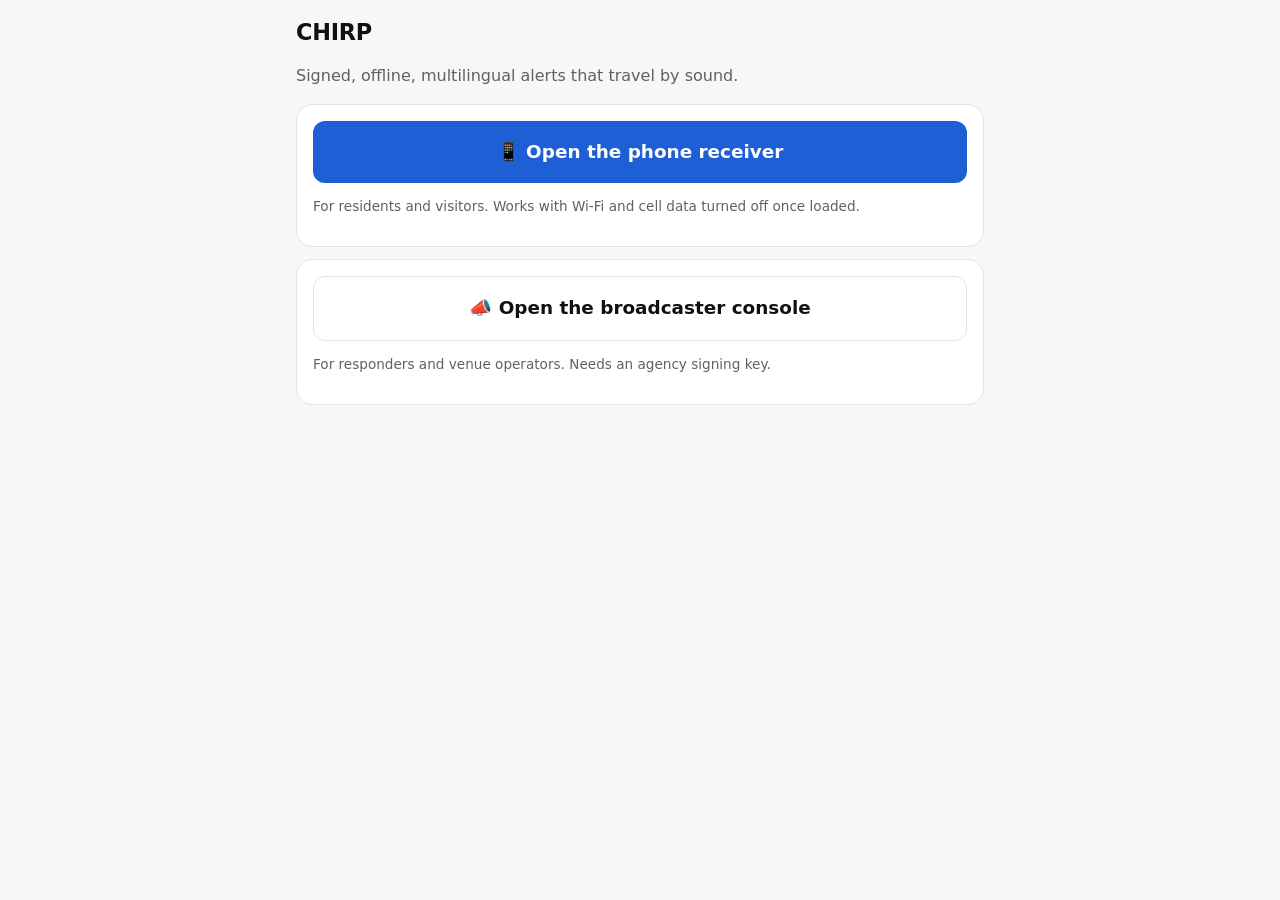
<file: index.html>
<!doctype html>
<html lang="en">
<head>
  <meta charset="utf-8">
  <meta name="viewport" content="width=device-width, initial-scale=1">
  <title>CHIRP</title>
  <link rel="manifest" href="manifest.webmanifest">
  <link rel="icon" href="icon.svg">
  <link rel="stylesheet" href="shared/style.css">
</head>
<body>
  <main>
    <h1>CHIRP</h1>
    <p class="muted">Signed, offline, multilingual alerts that travel by sound.</p>
    <div class="card">
      <a href="receiver/"><button class="big">📱 Open the phone receiver</button></a>
      <p class="muted small">For residents and visitors. Works with Wi-Fi and cell data turned off once loaded.</p>
    </div>
    <div class="card">
      <a href="console/"><button class="big secondary">📣 Open the broadcaster console</button></a>
      <p class="muted small">For responders and venue operators. Needs an agency signing key.</p>
    </div>
  </main>
</body>
</html>
</file>
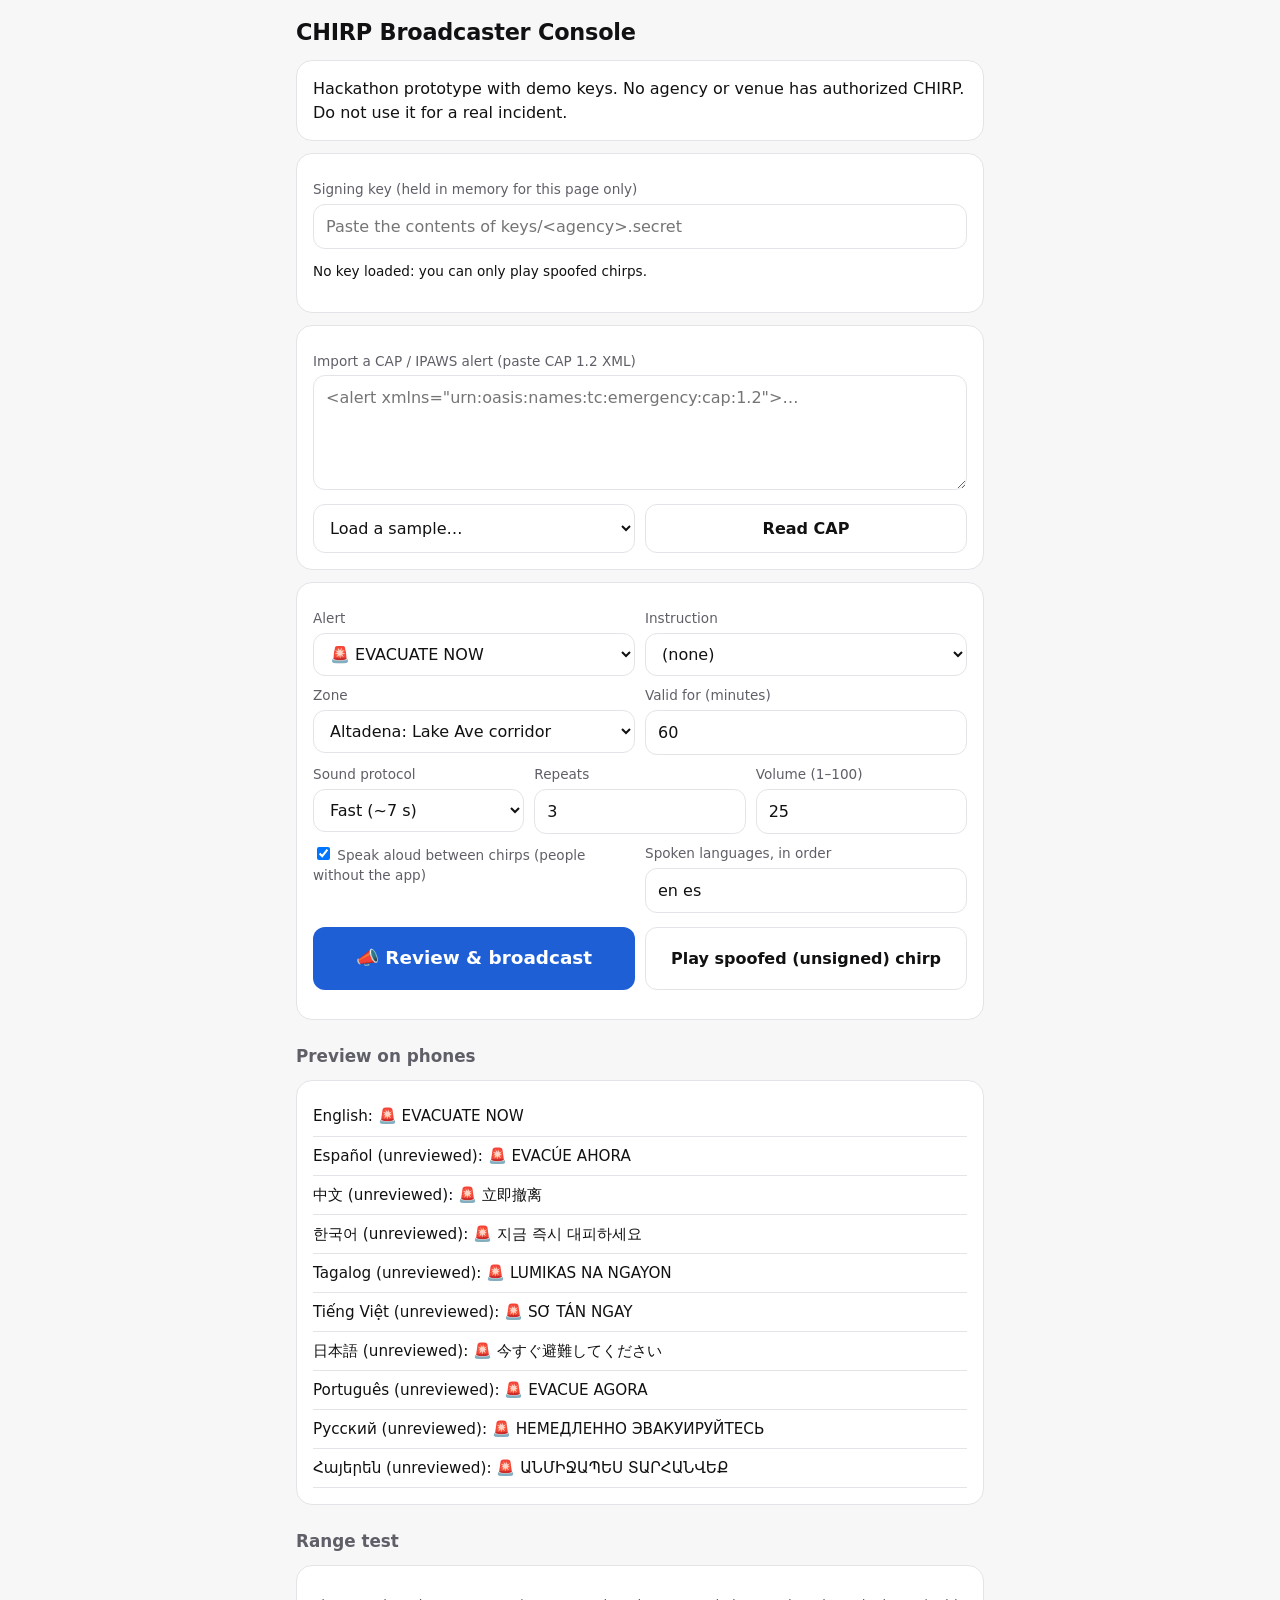
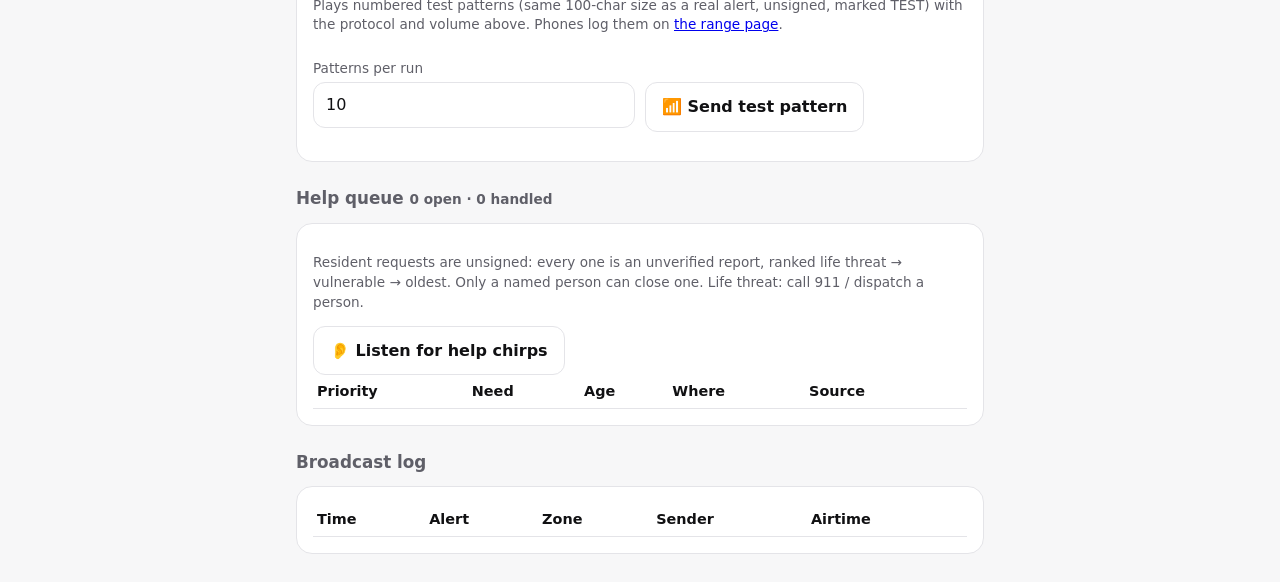
<file: console/index.html>
<!doctype html>
<html lang="en">
<head>
  <meta charset="utf-8">
  <meta name="viewport" content="width=device-width, initial-scale=1">
  <title>CHIRP Console</title>
  <link rel="icon" href="../icon.svg">
  <link rel="stylesheet" href="../shared/style.css">
  <style>
    /* Console on a phone: stacked fields, big targets, and a full-screen review
       before every broadcast, so checking is never harder than sending. */
    .scroll-x { overflow-x: auto; }
    #review { border: 0; padding: 0; width: min(720px, 100%); max-height: 100%; background: var(--bg); color: var(--text); border-radius: var(--radius); }
    #review::backdrop { background: rgb(0 0 0 / 0.6); }
    .review { padding: 16px; display: flex; flex-direction: column; min-height: 100%; }
    .review h2 { margin: 4px 0 4px; color: var(--text); font-size: 1.3rem; }
    .review-time { font-weight: 700; margin: 8px 0; }
    .review-warn { color: var(--severe); font-weight: 700; }
    .review-actions { position: sticky; bottom: 0; display: flex; gap: 10px; margin-top: auto; padding: 12px 0 calc(12px + env(safe-area-inset-bottom)); background: var(--bg); }
    .review-actions button { flex: 1; min-height: 56px; }
    .review-actions #review-approve { flex: 2; }
    @media (max-width: 600px) {
      main { padding: 12px 16px; }
      h1 { font-size: 1.2rem; }
      .row > * { flex-basis: 100%; }
      button { min-height: 48px; }
      #review { width: 100vw; max-width: 100vw; height: 100dvh; max-height: 100dvh; margin: 0; border-radius: 0; }
    }
  </style>
</head>
<body>
  <main>
    <h1>CHIRP Broadcaster Console</h1>
    <p class="card">Hackathon prototype with demo keys. No agency or venue has authorized CHIRP. Do not use it for a real incident.</p>
    <p class="card hidden" id="strict-banner">STRICT TEST MODE · Only the hypothetical Coliseum Gate C TEST scenario can be broadcast. Remove <code>?strict=1</code> for the full console.</p>

    <div class="card">
      <label for="secret">Signing key (held in memory for this page only)</label>
      <input id="secret" type="password" placeholder="Paste the contents of keys/&lt;agency&gt;.secret" autocomplete="off" autocapitalize="off" spellcheck="false">
      <p class="small" id="key-status"></p>
    </div>

    <div class="card">
      <label for="cap">Import a CAP / IPAWS alert (paste CAP 1.2 XML)</label>
      <textarea id="cap" rows="4" placeholder="&lt;alert xmlns=&quot;urn:oasis:names:tc:emergency:cap:1.2&quot;&gt;…"></textarea>
      <div class="row" style="margin-top:8px">
        <select id="cap-sample" aria-label="Load a sample CAP file">
          <option value="">Load a sample…</option>
          <option>1-evacuation-altadena</option>
          <option>2-smoke-multi-area</option>
          <option>3-unknown-event-tsunami</option>
        </select>
        <button class="secondary" id="cap-read">Read CAP</button>
        <button id="cap-send" class="hidden">📣 Review &amp; broadcast all</button>
      </div>
      <div id="cap-out" class="small"></div>
    </div>

    <div class="card">
      <div class="row">
        <div><label for="type">Alert</label><select id="type"></select></div>
        <div><label for="detail">Instruction</label><select id="detail"></select></div>
      </div>
      <div class="row">
        <div><label for="zone">Zone</label><select id="zone"></select></div>
        <div><label for="valid">Valid for (minutes)</label><input id="valid" type="number" min="1" value="60"></div>
      </div>
      <div class="row">
        <div>
          <label for="protocol">Sound protocol</label>
          <select id="protocol">
            <option value="fastest">Fastest (~4 s, short range)</option>
            <option value="fast" selected>Fast (~7 s)</option>
            <option value="normal">Normal (~10 s, most robust)</option>
          </select>
        </div>
        <div><label for="repeats">Repeats</label><input id="repeats" type="number" min="1" max="10" value="3"></div>
        <div><label for="volume">Volume (1–100)</label><input id="volume" type="number" min="1" max="100" value="25"></div>
      </div>
      <div class="row">
        <div><label><input type="checkbox" id="speak" checked style="width:auto"> Speak aloud between chirps (people without the app)</label></div>
        <div><label for="speak-langs">Spoken languages, in order</label><input id="speak-langs" value="en es"></div>
      </div>
      <div class="row" style="margin-top:14px">
        <button id="send" class="big">📣 Review &amp; broadcast</button>
        <button class="secondary" id="spoof">Play spoofed (unsigned) chirp</button>
      </div>
      <p class="small" id="status"></p>
    </div>

    <h2>Preview on phones</h2>
    <div class="card" id="preview"></div>

    <h2>Range test</h2>
    <div class="card">
      <p class="small muted">Plays numbered test patterns (same 100-char size as a real alert, unsigned, marked TEST) with the protocol and volume above. Phones log them on <a href="../range/">the range page</a>.</p>
      <div class="row">
        <div><label for="pattern-n">Patterns per run</label><input id="pattern-n" type="number" min="1" max="50" value="10"></div>
        <div><label>&nbsp;</label><button class="secondary" id="pattern-send">📶 Send test pattern</button></div>
      </div>
      <p class="small" id="pattern-status"></p>
    </div>

    <h2>Help queue <span class="small muted" id="help-count"></span></h2>
    <div class="card">
      <p class="small muted">Resident requests are unsigned: every one is an unverified report, ranked life threat → vulnerable → oldest. Only a named person can close one. Life threat: call 911 / dispatch a person.</p>
      <button class="secondary" id="help-listen">👂 Listen for help chirps</button>
      <div class="scroll-x"><table>
        <thead><tr><th>Priority</th><th>Need</th><th>Age</th><th>Where</th><th>Source</th><th></th></tr></thead>
        <tbody id="help-list"></tbody>
      </table></div>
    </div>

    <h2>Broadcast log</h2>
    <div class="card">
      <div class="scroll-x"><table>
        <thead><tr><th>Time</th><th>Alert</th><th>Zone</th><th>Sender</th><th>Airtime</th></tr></thead>
        <tbody id="log"></tbody>
      </table></div>
    </div>
  </main>

  <dialog id="review" aria-labelledby="review-title">
    <form method="dialog" class="review">
      <p class="small muted" id="review-step"></p>
      <h2 id="review-title">Review before broadcast</h2>
      <div id="review-alert"></div>
      <p class="small" id="review-meta"></p>
      <p class="review-time" id="review-time"></p>
      <div id="review-wide" class="hidden">
        <label for="review-confirm">WIDE-AREA ALERT. Type SEND to confirm</label>
        <input id="review-confirm" autocomplete="off" autocapitalize="characters" spellcheck="false">
      </div>
      <h3 class="small muted">What each phone will show</h3>
      <div id="review-langs"></div>
      <div class="review-actions">
        <button value="cancel" class="secondary big" id="review-cancel">Cancel</button>
        <button value="approve" class="big" id="review-approve">✅ Approve &amp; broadcast</button>
      </div>
    </form>
  </dialog>

  <script src="../vendor/ggwave.js"></script>
  <script src="../vendor/nacl-fast.min.js"></script>
  <script type="module" src="app.js"></script>
</body>
</html>
</file>
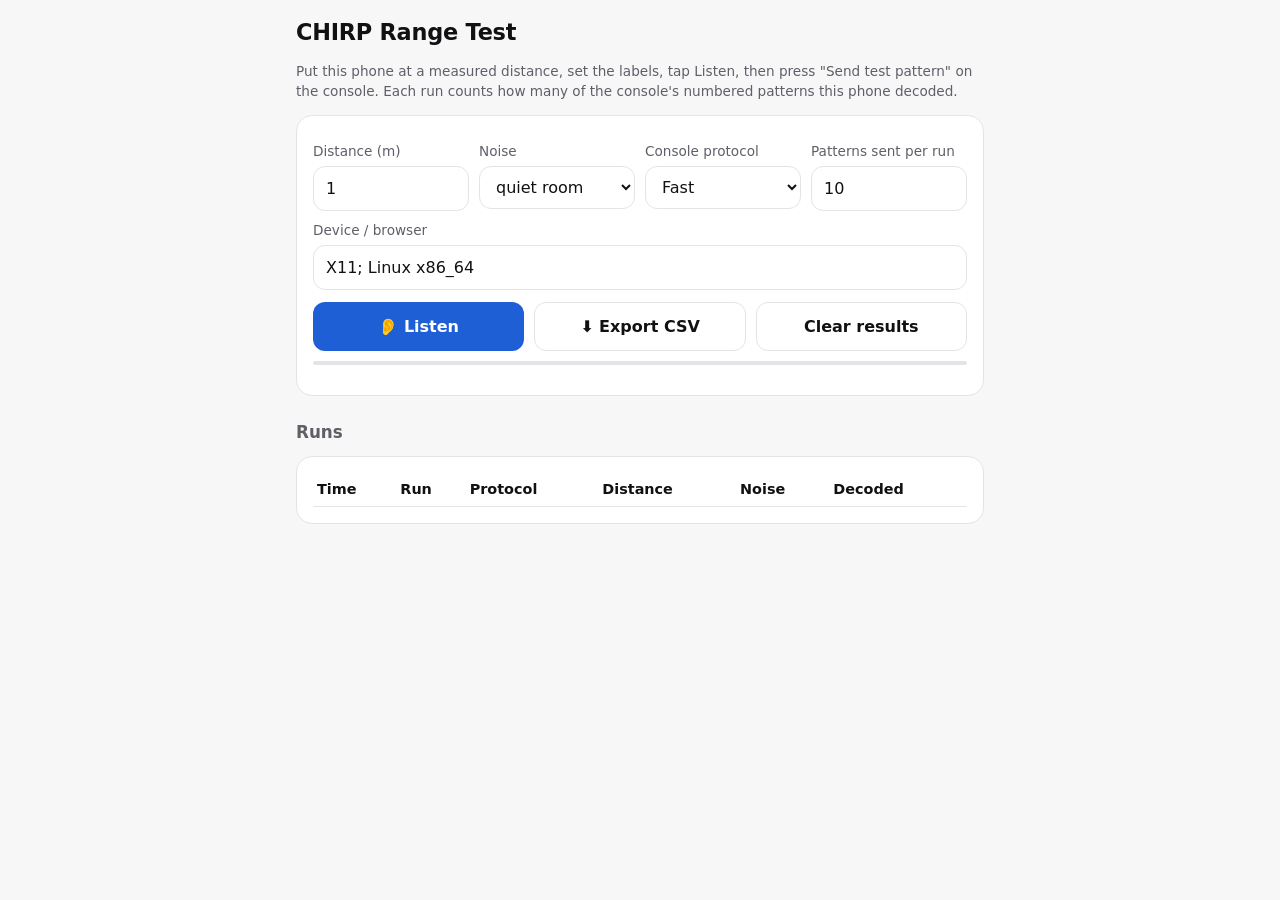
<file: range/index.html>
<!doctype html>
<html lang="en">
<head>
  <meta charset="utf-8">
  <meta name="viewport" content="width=device-width, initial-scale=1">
  <title>CHIRP Range Test</title>
  <link rel="icon" href="../icon.svg">
  <link rel="stylesheet" href="../shared/style.css">
</head>
<body>
  <main>
    <h1>CHIRP Range Test</h1>
    <p class="small muted">Put this phone at a measured distance, set the labels, tap Listen, then press "Send test pattern" on the console. Each run counts how many of the console's numbered patterns this phone decoded.</p>

    <div class="card">
      <div class="row">
        <div><label for="distance">Distance (m)</label><input id="distance" type="number" min="0" step="0.5" value="1"></div>
        <div>
          <label for="noise">Noise</label>
          <select id="noise"><option>quiet room</option><option>talking</option><option>crowd / music</option><option>outdoor street</option></select>
        </div>
        <div>
          <label for="protocol">Console protocol</label>
          <select id="protocol"><option value="fastest">Fastest</option><option value="fast" selected>Fast</option><option value="normal">Normal</option></select>
        </div>
        <div><label for="sent">Patterns sent per run</label><input id="sent" type="number" min="1" max="50" value="10"></div>
      </div>
      <label for="device">Device / browser</label><input id="device">
      <div class="row" style="margin-top:12px">
        <button id="listen">👂 Listen</button>
        <button class="secondary" id="csv">⬇ Export CSV</button>
        <button class="secondary" id="clear">Clear results</button>
      </div>
      <div class="level" style="margin-top:10px"><div id="level"></div></div>
      <p class="small" id="live"></p>
    </div>

    <h2>Runs</h2>
    <div class="card">
      <table>
        <thead><tr><th>Time</th><th>Run</th><th>Protocol</th><th>Distance</th><th>Noise</th><th>Decoded</th></tr></thead>
        <tbody id="runs"></tbody>
      </table>
    </div>
  </main>

  <script src="../vendor/ggwave.js"></script>
  <script type="module" src="app.js"></script>
</body>
</html>
</file>
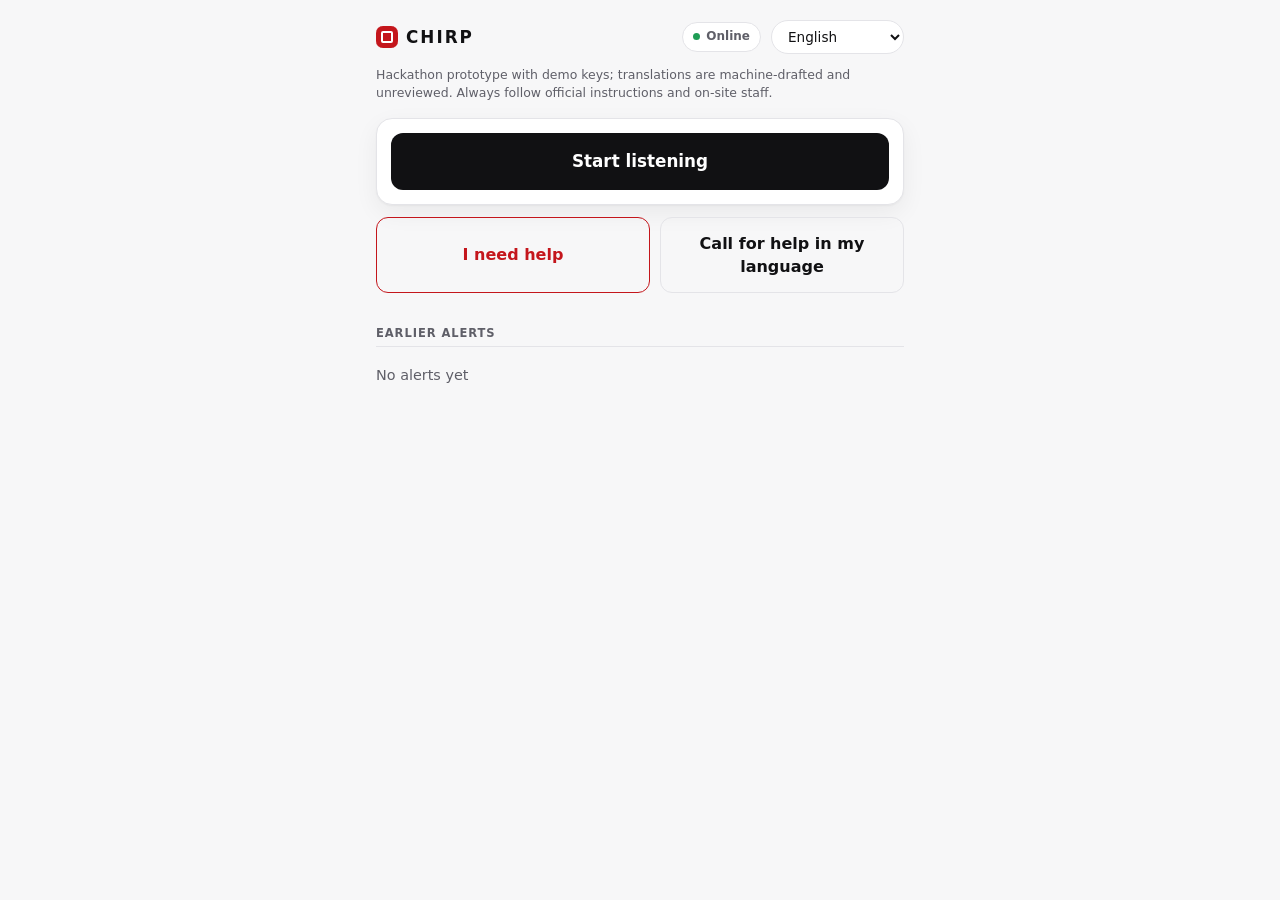
<file: receiver/index.html>
<!doctype html>
<html lang="en">
<head>
  <meta charset="utf-8">
  <meta name="viewport" content="width=device-width, initial-scale=1, viewport-fit=cover">
  <meta name="theme-color" content="#0b0b0d">
  <title>CHIRP</title>
  <link rel="manifest" href="../manifest.webmanifest">
  <link rel="icon" href="../icon.svg">
  <link rel="stylesheet" href="../shared/style.css">
</head>
<body class="rx">
  <div id="flash" aria-hidden="true"></div>
  <div id="announce" class="sr-only" role="alert" aria-live="assertive" aria-atomic="true"></div>
  <main>
    <header class="rx-top">
      <div class="rx-brand">
        <span class="rx-mark" aria-hidden="true"></span>
        <span class="rx-word">CHIRP</span>
      </div>
      <div class="rx-status">
        <span class="pill" id="net-pill"><span class="dot"></span><span id="net"></span></span>
        <span class="pill hidden" id="mic-pill"><span class="dot"></span><span id="mic"></span></span>
        <span class="rx-clock" id="clock"></span>
      </div>
      <select id="lang" aria-label="Language"></select>
    </header>

    <p class="rx-note">Hackathon prototype with demo keys; translations are machine-drafted and unreviewed. Always follow official instructions and on-site staff.</p>
    <p class="rx-banner hidden" id="strict-banner">TEST ONLY · Simulated venue message. No agency or venue has authorized this app for real directions. Ask on-site staff.<br>SOLO PRUEBA · Mensaje simulado. Ninguna autoridad ha autorizado esta app para dar instrucciones reales. Consulte al personal del lugar. Traducción sin revisión profesional.</p>

    <section class="rx-listen">
      <button class="big primary" id="start"></button>
      <div id="listening" class="hidden">
        <div class="rx-listening">
          <span class="pulse" aria-hidden="true"></span>
          <span id="listening-text"></span>
        </div>
        <div class="level" aria-hidden="true"><div id="level"></div></div>
      </div>
    </section>

    <button class="big danger hidden" id="silence">Silence alarm</button>
    <div id="current"></div>

    <section id="actions">
      <div class="rx-actions">
        <button class="outline-danger" id="help"></button>
        <a id="call" class="hidden"><button class="secondary"></button></a>
      </div>
      <div id="help-form" class="card hidden">
        <div class="row">
          <div><label for="need" id="need-label"></label><select id="need"></select></div>
          <div><label for="people" id="people-label"></label><input id="people" type="number" min="1" max="255" value="1"></div>
        </div>
        <label class="check"><input type="checkbox" id="life"> <span id="life-label"></span></label>
        <label class="check"><input type="checkbox" id="vuln"> <span id="vuln-label"></span></label>
        <p class="rx-911 hidden" id="call911"></p>
        <button class="danger big" id="help-send"></button>
      </div>
      <p class="muted small" id="help-status"></p>
    </section>

    <h2 class="rx-label" id="earlier"></h2>
    <div id="history" class="rx-history"></div>

    <div id="debug" class="card hidden">
      <label for="paste">Debug: paste a wire string</label>
      <textarea id="paste" rows="3"></textarea>
      <button class="secondary" id="paste-go" style="margin-top:8px">Decode</button>
    </div>
  </main>

  <script src="../vendor/ggwave.js"></script>
  <script src="../vendor/nacl-fast.min.js"></script>
  <script type="module" src="app.js"></script>
</body>
</html>
</file>
<file: shared/style.css>
:root {
  --bg: #f7f7f8;
  --surface: #ffffff;
  --text: #111113;
  --muted: #5f5f68;
  --border: #e4e4e8;
  --accent: #1f5fd6;
  --primary: #111113;
  --on-primary: #ffffff;
  /* Severity fills carry white text at >= 5:1 contrast (WCAG AA). */
  --extreme: #c4161c;
  --severe: #b3530a;
  --moderate: #8a6500;
  --info: #1f7a4d;
  --unverified: #5b5b63;
  --expired: #45454c;
  --ok: #1f9d55;
  --warn: #c27c0e;
  --radius: 16px;
  --shadow: 0 1px 2px rgba(16, 16, 20, 0.04), 0 8px 24px rgba(16, 16, 20, 0.06);
  font-family: system-ui, -apple-system, "Segoe UI", Roboto, "Noto Sans", "Noto Sans CJK SC", sans-serif;
  color-scheme: light dark;
  -webkit-font-smoothing: antialiased;
}

@media (prefers-color-scheme: dark) {
  :root {
    --bg: #0b0b0d;
    --surface: #16161a;
    --text: #f2f2f4;
    --muted: #a1a1aa;
    --border: #26262c;
    --accent: #6c9cff;
    --primary: #f2f2f4;
    --on-primary: #0b0b0d;
    --shadow: none;
  }
  button.outline-danger, .rx-911 { color: #ff7a7a; }
}

* { box-sizing: border-box; }

body {
  margin: 0;
  background: var(--bg);
  color: var(--text);
  line-height: 1.45;
}

main {
  max-width: 720px;
  margin: 0 auto;
  padding: 16px;
}

h1 { font-size: 1.4rem; margin: 0 0 4px; letter-spacing: -0.01em; }
h2 { font-size: 1.05rem; margin: 24px 0 8px; color: var(--muted); }

.muted { color: var(--muted); }
.small { font-size: 0.85rem; }

.card {
  background: var(--surface);
  border: 1px solid var(--border);
  border-radius: var(--radius);
  padding: 16px;
  margin: 12px 0;
}

button, select, input, textarea {
  font: inherit;
  color: inherit;
}

button {
  border: 0;
  border-radius: 12px;
  padding: 12px 16px;
  background: var(--accent);
  color: #fff;
  font-weight: 600;
  cursor: pointer;
  transition: transform 80ms ease, opacity 120ms ease, background 120ms ease;
}
button:active { transform: scale(0.985); }
button.secondary { background: transparent; color: var(--text); border: 1px solid var(--border); }
button.danger { background: var(--extreme); }
button.primary { background: var(--primary); color: var(--on-primary); }
button.outline-danger { background: transparent; color: var(--extreme); border: 1.5px solid currentColor; }
button.big { width: 100%; padding: 18px; font-size: 1.15rem; }
button:disabled { opacity: 0.5; cursor: default; }

select, input, textarea {
  width: 100%;
  padding: 10px 12px;
  border: 1px solid var(--border);
  border-radius: 12px;
  background: var(--surface);
}

label { display: block; font-size: 0.85rem; color: var(--muted); margin: 10px 0 4px; }

.row { display: flex; gap: 10px; flex-wrap: wrap; }
.row > * { flex: 1 1 140px; }

:focus-visible { outline: 3px solid var(--accent); outline-offset: 2px; }

/* ---- Alert card (receiver, and the console's phone preview) ---- */
.alert {
  border-radius: var(--radius);
  padding: 22px;
  color: #fff;
  margin: 12px 0;
  box-shadow: var(--shadow);
}
.alert.extreme { background: var(--extreme); }
.alert.severe { background: var(--severe); }
.alert.moderate { background: var(--moderate); }
.alert.info { background: var(--info); }
.alert.unverified { background: var(--unverified); outline: 2px dashed rgba(255, 255, 255, 0.85); outline-offset: -8px; }
/* Expired: solid grey, not faded, so the text keeps its contrast. */
.alert.expired { background: var(--expired); }
.alert.expired .title, .alert.expired .detail { text-decoration: line-through; text-decoration-thickness: 2px; text-decoration-color: rgba(255, 255, 255, 0.6); }
.alert.away { opacity: 0.85; }
.alert .badge {
  display: inline-flex;
  align-items: center;
  gap: 6px;
  font-size: 0.72rem;
  font-weight: 700;
  letter-spacing: 0.06em;
  text-transform: uppercase;
  padding: 4px 10px;
  border-radius: 999px;
  background: rgba(255, 255, 255, 0.18);
  color: #fff;
  margin-bottom: 14px;
}
.alert .badge::before { content: ""; width: 7px; height: 7px; border-radius: 50%; background: currentColor; }
.alert .badge.verified { background: #fff; color: #14532d; }
.alert .zone { font-size: 0.9rem; font-weight: 600; opacity: 0.85; letter-spacing: 0.01em; }
.alert .title { font-size: 1.75rem; font-weight: 800; line-height: 1.12; letter-spacing: -0.015em; margin-top: 4px; }
.alert .detail { font-size: 1.15rem; margin-top: 8px; opacity: 0.95; }
.alert .meta { margin-top: 18px; padding-top: 12px; border-top: 1px solid rgba(255, 255, 255, 0.2); font-size: 0.85rem; opacity: 0.85; }
.alert .warn { margin-top: 6px; font-size: 0.8rem; font-weight: 600; opacity: 0.85; }
.alert .meta:empty { display: none; }

/* Compact history row: neutral surface, severity as a left rule. */
.alert.compact {
  --sev: var(--muted);
  background: var(--surface);
  color: var(--text);
  border: 1px solid var(--border);
  border-radius: 12px;
  box-shadow: inset 4px 0 0 var(--sev);
  outline: none;
  padding: 14px 16px;
  margin: 8px 0;
}
.alert.compact.extreme { --sev: var(--extreme); }
.alert.compact.severe { --sev: var(--severe); }
.alert.compact.moderate { --sev: var(--moderate); }
.alert.compact.info { --sev: var(--info); }
.alert.compact.unverified { border: 1.5px dashed var(--muted); box-shadow: none; }
.alert.compact.expired .title, .alert.compact.expired .detail { text-decoration-color: currentColor; color: var(--muted); }
.alert.compact .badge { background: transparent; color: var(--sev); padding: 0; margin-bottom: 6px; font-size: 0.68rem; }
.alert.compact .zone { font-size: 0.82rem; color: var(--muted); opacity: 1; }
.alert.compact .title { font-size: 1.02rem; font-weight: 700; margin-top: 2px; }
.alert.compact .detail { font-size: 0.92rem; margin-top: 2px; color: var(--muted); opacity: 1; }
.alert.compact .meta { margin-top: 8px; padding-top: 0; border: 0; font-size: 0.78rem; color: var(--muted); opacity: 1; }
.alert.compact .warn { display: none; }

.level {
  height: 4px;
  border-radius: 2px;
  background: var(--border);
  overflow: hidden;
  margin-top: 12px;
}
.level > div { height: 100%; width: 0; background: var(--ok); transition: width 80ms; }

.history-item { padding: 8px 0; border-bottom: 1px solid var(--border); font-size: 0.95rem; }

table { width: 100%; border-collapse: collapse; font-size: 0.9rem; }
th, td { text-align: left; padding: 6px 4px; border-bottom: 1px solid var(--border); vertical-align: top; }

code { font-size: 0.8rem; word-break: break-all; }
.hidden { display: none !important; }

/* Screen-reader-only live region */
.sr-only {
  position: absolute; width: 1px; height: 1px; padding: 0; margin: -1px;
  overflow: hidden; clip: rect(0 0 0 0); white-space: nowrap; border: 0;
}

/* Visual alarm for deaf and hard-of-hearing users: 3 flashes in 2 s (under the 3/s seizure limit) */
#flash { position: fixed; inset: 0; pointer-events: none; background: #fff; opacity: 0; z-index: 10; }
#flash.on { animation: chirp-flash 2s steps(1, end); }
@keyframes chirp-flash {
  0%, 33%, 66% { opacity: 0.85; }
  16%, 50%, 83%, 100% { opacity: 0; }
}

/* ---- Receiver page ---- */
.rx main { max-width: 560px; padding: max(16px, env(safe-area-inset-top)) 16px 40px; }

.rx-top { display: flex; align-items: center; gap: 10px; padding: 4px 0 10px; }
.rx-brand { display: flex; align-items: center; gap: 8px; margin-right: auto; }
.rx-mark {
  width: 22px; height: 22px; border-radius: 7px; background: var(--extreme);
  box-shadow: inset 0 0 0 5px var(--extreme), inset 0 0 0 7px #fff;
}
.rx-word { font-weight: 800; font-size: 1.05rem; letter-spacing: 0.12em; }
.rx-status { display: flex; align-items: center; gap: 6px; }
.rx-clock { display: none; }
.rx-top select { width: auto; max-width: 140px; padding: 7px 30px 7px 12px; border-radius: 999px; font-size: 0.85rem; }

.pill {
  display: inline-flex; align-items: center; gap: 6px;
  padding: 5px 10px; border-radius: 999px;
  background: var(--surface); border: 1px solid var(--border);
  font-size: 0.75rem; font-weight: 600; color: var(--muted); white-space: nowrap;
}
.pill .dot { width: 7px; height: 7px; border-radius: 50%; background: var(--ok); }
.pill.off .dot { background: var(--warn); }

.rx-note { margin: 2px 0 16px; font-size: 0.78rem; color: var(--muted); line-height: 1.45; }
.rx-banner {
  margin: 0 0 16px; padding: 12px 14px; border-radius: 12px; font-size: 0.85rem; font-weight: 600;
  background: color-mix(in srgb, var(--warn) 14%, var(--surface)); border: 1px solid color-mix(in srgb, var(--warn) 40%, transparent);
}

.rx-listen {
  background: var(--surface); border: 1px solid var(--border); border-radius: var(--radius);
  padding: 14px; box-shadow: var(--shadow);
}
.rx-listen button.big { border-radius: 12px; font-size: 1.05rem; padding: 16px; }
.rx-listening { display: flex; align-items: center; gap: 12px; padding: 4px 2px; font-weight: 600; font-size: 0.95rem; }
.pulse { position: relative; flex: 0 0 auto; width: 10px; height: 10px; border-radius: 50%; background: var(--ok); }
.pulse::after {
  content: ""; position: absolute; inset: -6px; border-radius: 50%;
  border: 2px solid var(--ok); opacity: 0; animation: chirp-pulse 1.8s ease-out infinite;
}
@keyframes chirp-pulse { 0% { transform: scale(0.5); opacity: 0.8; } 100% { transform: scale(1.6); opacity: 0; } }

.rx #current .alert { margin-top: 16px; }
.rx #silence { margin-top: 16px; }

.rx-actions { display: flex; gap: 10px; margin-top: 12px; }
.rx-actions > * { flex: 1; }
.rx-actions button { width: 100%; padding: 14px; }
.rx #help-form { margin-top: 10px; }
.rx #help-form .big { margin-top: 14px; }
.check { display: flex; align-items: center; gap: 10px; color: var(--text); font-size: 0.95rem; margin: 12px 0 0; }
.check input { width: 20px; height: 20px; margin: 0; accent-color: var(--extreme); }
.rx-911 { font-weight: 700; color: var(--extreme); margin: 12px 0 0; }
.rx #help-status:empty { display: none; }

.rx-label { font-size: 0.72rem; font-weight: 700; letter-spacing: 0.08em; text-transform: uppercase; color: var(--muted); margin: 32px 0 4px; }
.rx-empty { padding: 18px 0; color: var(--muted); font-size: 0.9rem; border-top: 1px solid var(--border); }

@media (prefers-reduced-motion: reduce) {
  #flash.on { animation: chirp-fade 1.5s ease-out; }
  @keyframes chirp-fade { from { opacity: 0.6; } to { opacity: 0; } }
  .pulse::after { animation: none; }
  button { transition: none; }
}

/* ---- Shelter screen (?kiosk=1): dark, full-bleed, readable across a room ---- */
body.kiosk {
  --bg: #050506; --surface: #121215; --text: #f4f4f5; --muted: #9a9aa3; --border: #232328;
  --primary: #f4f4f5; --on-primary: #050506; --shadow: none;
  background: var(--bg); color: var(--text);
}
body.kiosk main { max-width: none; min-height: 100vh; padding: 2.5vw 3.5vw; display: flex; flex-direction: column; }
body.kiosk .rx-top { padding-bottom: 1.5vw; }
body.kiosk .rx-word { font-size: clamp(1.1rem, 2vw, 2rem); }
body.kiosk .rx-mark { width: clamp(22px, 2.2vw, 36px); height: clamp(22px, 2.2vw, 36px); }
body.kiosk .pill { font-size: clamp(0.8rem, 1.2vw, 1.2rem); padding: 0.4em 0.9em; }
body.kiosk .rx-clock { display: block; font-size: clamp(1.1rem, 2.2vw, 2.4rem); font-weight: 700; font-variant-numeric: tabular-nums; margin-left: 0.8vw; }
body.kiosk .rx-top select { max-width: 220px; font-size: clamp(0.85rem, 1.2vw, 1.2rem); }
body.kiosk .rx-note { font-size: clamp(0.8rem, 1vw, 1rem); margin-bottom: 1.5vw; }
body.kiosk #actions, body.kiosk #earlier, body.kiosk #history { display: none !important; }
body.kiosk .rx-listen { background: transparent; border: 0; padding: 0; }
body.kiosk #start { font-size: clamp(1.4rem, 3vw, 3rem); padding: 3vw; border-radius: 20px; }
body.kiosk .rx-listening { justify-content: center; font-size: clamp(1.3rem, 3vw, 3rem); padding: 4vw 0 1vw; color: var(--muted); }
body.kiosk .pulse { width: clamp(14px, 1.6vw, 26px); height: clamp(14px, 1.6vw, 26px); }
body.kiosk .level { height: 6px; max-width: 40vw; margin: 1vw auto 0; }
/* Once an alert is up, the listening indicator shrinks out of the way. */
body.kiosk:has(#current .alert) .rx-listening { font-size: clamp(0.9rem, 1.3vw, 1.3rem); padding: 0; justify-content: flex-start; }
body.kiosk:has(#current .alert) .level { display: none; }
body.kiosk #silence { font-size: clamp(1.3rem, 2.6vw, 2.6rem); padding: 1.4vw; border-radius: 18px; }
body.kiosk .alert { padding: 3vw 3.5vw; border-radius: 28px; }
body.kiosk .alert .badge { font-size: clamp(0.9rem, 1.4vw, 1.5rem); padding: 0.4em 1em; margin-bottom: 1.6vw; }
body.kiosk .alert .zone { font-size: clamp(1.2rem, 2.3vw, 2.6rem); }
body.kiosk .alert .title { font-size: clamp(2.6rem, 6.6vw, 7.5rem); line-height: 1.04; margin-top: 0.6vw; }
body.kiosk .alert .detail { font-size: clamp(1.5rem, 3.4vw, 4rem); margin-top: 1vw; }
body.kiosk .alert .meta { font-size: clamp(0.95rem, 1.4vw, 1.5rem); margin-top: 2vw; padding-top: 1.2vw; }
body.kiosk .alert .warn { font-size: clamp(0.9rem, 1.3vw, 1.4rem); }
body.kiosk .alert .tr {
  display: flex; align-items: baseline; gap: 1.2vw;
  margin-top: 1.4vw; padding-top: 1.4vw; border-top: 1px solid rgba(255, 255, 255, 0.22);
  font-size: clamp(1.25rem, 2.8vw, 3.2rem); font-weight: 700; line-height: 1.2;
}
body.kiosk .alert .tr .code {
  flex: 0 0 auto; font-size: 0.5em; font-weight: 800; letter-spacing: 0.08em;
  padding: 0.3em 0.6em; border-radius: 8px; background: rgba(255, 255, 255, 0.18); transform: translateY(-0.2em);
}

/* Korean and Japanese wrap between words, not inside them. */
:lang(ko), :lang(ja) { word-break: keep-all; overflow-wrap: anywhere; }
</file>
